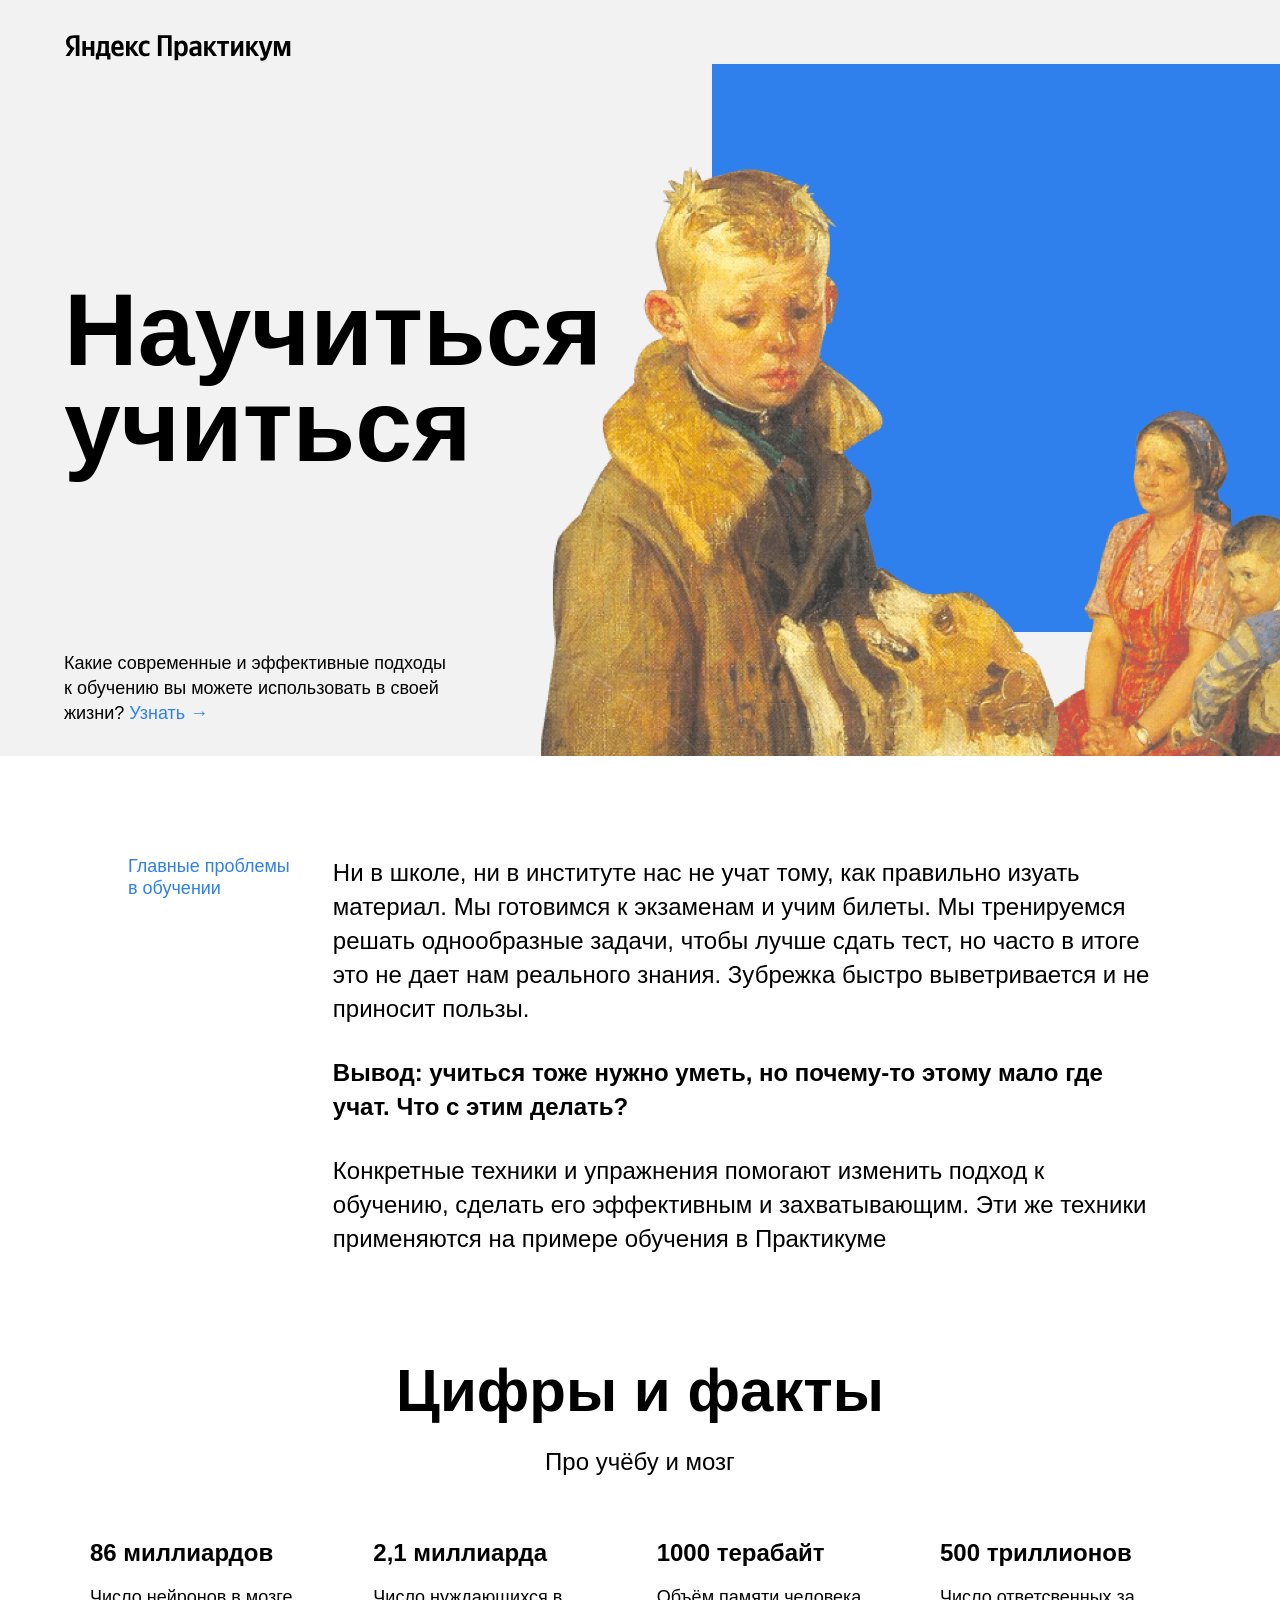
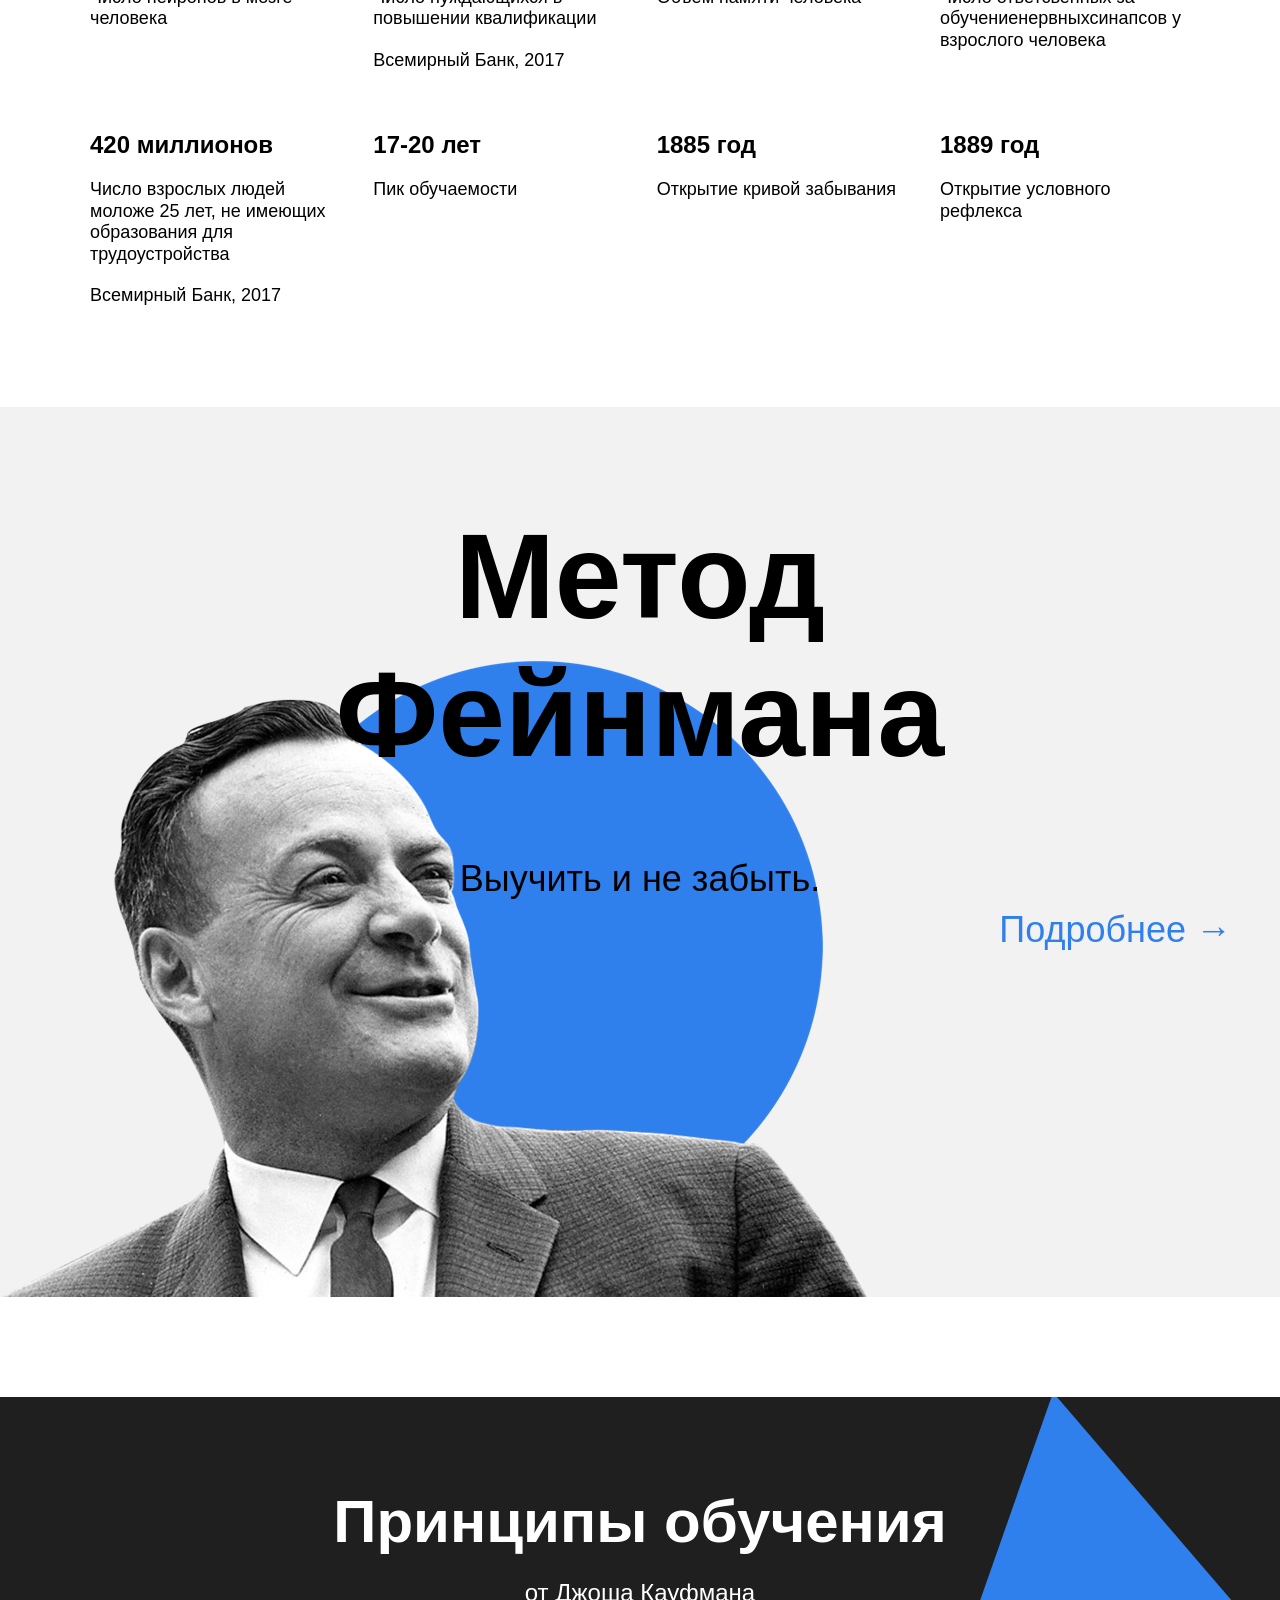
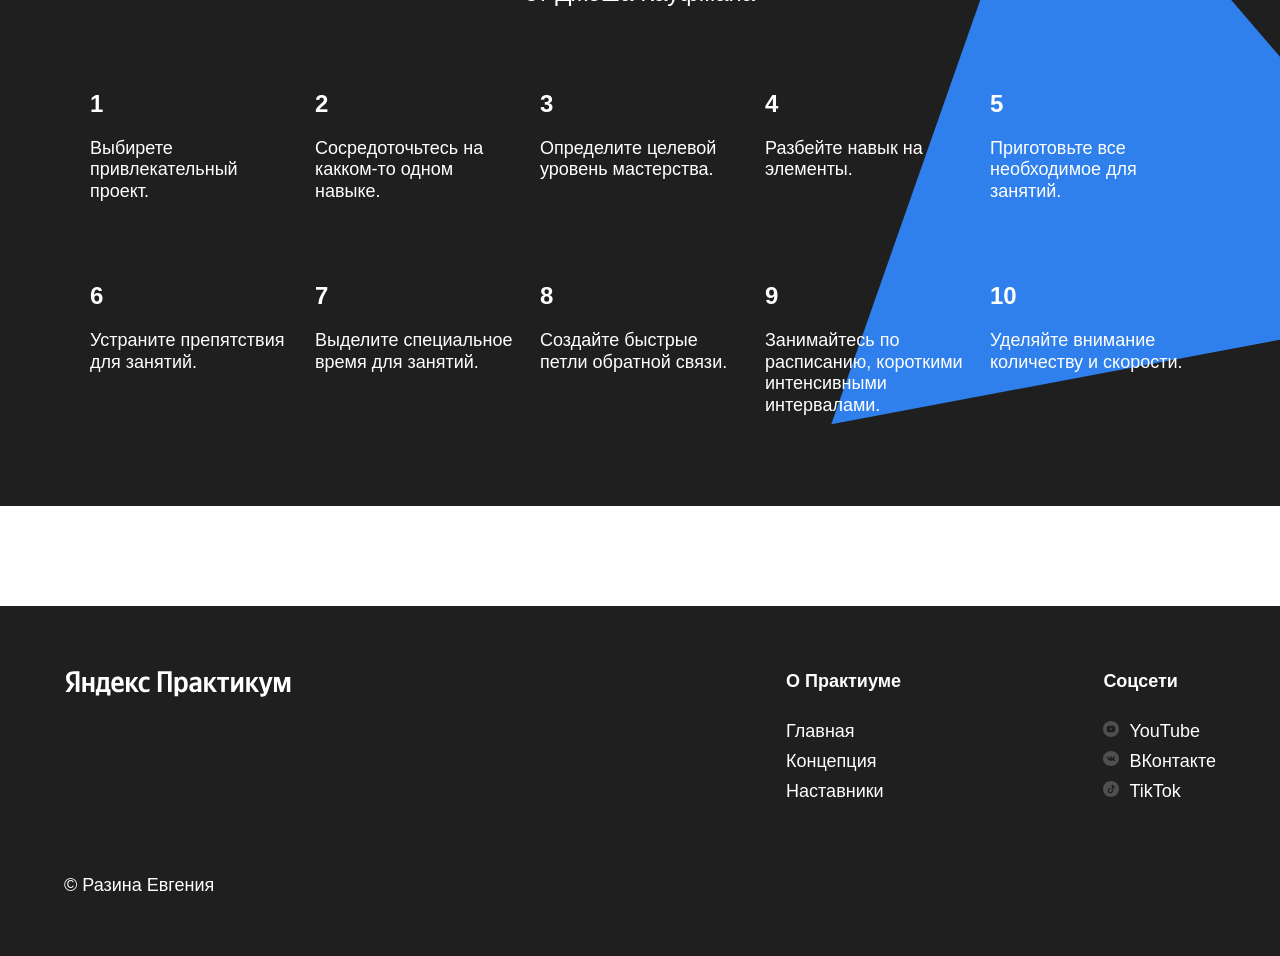
<file: index.html>
<!DOCTYPE html>
<html lang="ru">
<head>
  <meta charset="UTF-8">
  <meta name="viewport" content="width=device-width, initial-scale=1.0">
  <title>Научиться учиться</title>
  <link rel="stylesheet" href="./styles/normalize.css">
  <link rel="stylesheet" href="./styles/style.css">
</head>
<body>
  <div class="page">
    <header class="header">
      <div class="header__logo"></div>
      <div class="header__title">
        <h1 class="header__title_text">Научиться учиться</h1>
      </div>
      <div class="header__subtitle">
        <p class="text">Какие современные и эффективные подходы
          к обучению вы можете использовать в своей жизни?
          <a class="header__link" href="#">Узнать &rarr;</a>
        </p>
      </div>
      <div class="header__main-illustration"></div>
      <div class="square-pic"></div>
    </header>
    <div class="description">
      <div class="description__two-columns">
        <div class="description__two-columns_brief">
          <p class="text">Главные проблемы в обучении</p>
        </div>
        <div class="description__two-columns_main-text">
          <div class="description__two-columns_pagraph">
            <p class="text">Ни в школе, ни в институте нас не учат тому, как правильно изуать материал. Мы
              готовимся к экзаменам и учим билеты. Мы тренируемся решать однообразные задачи,
            чтобы лучше сдать тест, но часто в итоге это не дает нам реального знания. Зубрежка
          быстро выветривается и не приносит пользы.</p>
          </div>
          <div class="description__two-columns_pagraph">
            <span class="description__two-columns_span-accent">
              <p class="text"><b>Вывод:</b> учиться тоже нужно уметь, но почему-то этому мало где учат. Что с этим делать?</p>
            </span>
          </div>
          <div class="description__two-columns_pagraph">
            <p class="text">Конкретные техники и упражнения помогают изменить подход к обучению, сделать его
              эффективным и захватывающим. Эти же техники применяются на примере обучения в
              Практикуме</p>
          </div>
        </div>
      </div>
    </div>
    <div class="digits">
      <section class="digits__title">
        <h3 class="digits__title_font">Цифры и факты</h3>
      </section>
      <section class="digits__subtitle">
        <p class="digits__subtitle_font">Про учёбу и мозг</p>
      </section>
      <div class="digits__table">
        <div class="digits__table_cell">
          <section class="digits__table_cell-card">
            <div class="digits__table_cell-card_title">
              <h4 class="text">86 миллиардов</h4>
            </div>
            <div class="digits__table_cell-card_text">
              <p class="text">Число нейронов в мозге человека</p>
            </div>
          </section>
          <!---------------------------------------------------------------->
          <section class="digits__table_cell-card">
            <div class="digits__table_cell-card_title">
              <h4 class="text">2,1 миллиарда</h4>
            </div>
            <div class="digits__table_cell-card_text">
              <p class="text">Число нуждающихся в повышении квалификации</p>
            </div>
            <div class="digits__table_cell-card_text digits__table_cell-card_text_nomargin">
              <p class="text">Всемирный Банк, 2017</p>
            </div>
          </section>
          <!---------------------------------------------------------------->
          <section class="digits__table_cell-card">
            <div class="digits__table_cell-card_title">
              <h4 class="text">1000 терабайт</h4>
            </div>
            <div class="digits__table_cell-card_text">
              <p class="text">Объём памяти человека</p>
            </div>
          </section>
          <!---------------------------------------------------------------->
          <section class="digits__table_cell-card">
            <div class="digits__table_cell-card_title">
              <h4 class="text">500 триллионов</h4>
            </div>
            <div class="digits__table_cell-card_text">
              <p class="text">Число ответсвенных за обучениенервныхсинапсов у взрослого человека</p>
            </div>
          </section>
          <!----Ниже карточки для второй строки таблицы "Цифры и факты"------>
        </div>
        <div class="digits__table_cell">
          <section class="digits__table_cell-card">
            <div class="digits__table_cell-card_title">
              <h4 class="text">420 миллионов</h4>
            </div>
            <div class="digits__table_cell-card_text">
              <p class="text">Число взрослых людей моложе 25 лет, не имеющих образования для трудоустройства</p>
            </div>
            <div class="digits__table_cell-card_text digits__table_cell-card_text_nomargin">
              <p class="text">Всемирный Банк, 2017</p>
            </div>
          </section>
          <!---------------------------------------------------------------->
          <section class="digits__table_cell-card">
            <div class="digits__table_cell-card_title">
              <h4 class="text">17-20 лет</h4>
            </div>
            <div class="digits__table_cell-card_text">
              <p class="text">Пик обучаемости</p>
            </div>
          </section>
          <!---------------------------------------------------------------->
          <section class="digits__table_cell-card">
            <div class="digits__table_cell-card_title">
              <h4 class="text">1885 год</h4>
            </div>
            <div class="digits__table_cell-card_text">
              <p class="text">Открытие кривой забывания</p>
            </div>
          </section>
          <!---------------------------------------------------------------->
          <section class="digits__table_cell-card">
            <div class="digits__table_cell-card_title">
              <h4 class="text">1889 год</h4>
            </div>
            <div class="digits__table_cell-card_text">
              <p class="text">Открытие условного рефлекса</p>
            </div>
          </section>
          <!---------------------------------------------------------------->
        </div>
      </div>
    </div>
    <div class="feynman">
      <div class="feynman__box">
        <div class="feynman__box_main-illustration"></div>
        <div class="feynman__box_title">
          <h2 class="feynman__box_title-text text">Метод Фейнмана</h2>
        </div>
        <div class="feynman__box_subtitle">
          <p class="feynman__box_subtitle-text text">Выучить и не забыть.</p>
        </div>
        <div class="feynman__box_link">
          <a href="#" class="feynman__box_link-text">Подробнее &rarr;</a>
        </div>
      </div>
    </div>
    <div class="kaufman">
      <section class="digits__title digits__title_theme_dark">
        <h3 class="digits__title_font text_theme_dark">Принципы обучения</h3>
      </section>
      <section class="digits__subtitle">
        <p class="digits__subtitle_font text_theme_dark">от Джоша Кауфмана</p>
      </section>
      <div class="digits__table">
        <div class="digits__table_cell digits__table_cell_theme_dark">
          <!---------------------------------------------------------------->
          <section class="digits__table_cell-card digits__table_cell-card_theme_dark">
            <div class="digits__table_cell-card_title">
              <h4 class="text text_theme_dark">1</h4>
            </div>
            <div class="digits__table_cell-card_text digits__table_cell-card_text_theme_dark">
              <p class="text text_theme_dark">Выбирете привлекательный проект.</p>
            </div>
          </section>
          <!---------------------------------------------------------------->
          <section class="digits__table_cell-card digits__table_cell-card_theme_dark">
            <div class="digits__table_cell-card_title">
              <h4 class="text text_theme_dark">2</h4>
            </div>
            <div class="digits__table_cell-card_text digits__table_cell-card_text_theme_dark">
              <p class="text text_theme_dark">Сосредоточьтесь на какком-то одном навыке.</p>
            </div>
          </section>
          <!---------------------------------------------------------------->
          <section class="digits__table_cell-card digits__table_cell-card_theme_dark">
            <div class="digits__table_cell-card_title">
              <h4 class="text text_theme_dark">3</h4>
            </div>
            <div class="digits__table_cell-card_text digits__table_cell-card_text_theme_dark">
              <p class="text text_theme_dark">Определите целевой уровень мастерства.</p>
            </div>
          </section>
          <!---------------------------------------------------------------->
          <section class="digits__table_cell-card digits__table_cell-card_theme_dark">
            <div class="digits__table_cell-card_title">
              <h4 class="text text_theme_dark">4</h4>
            </div>
            <div class="digits__table_cell-card_text digits__table_cell-card_text_theme_dark">
              <p class="text text_theme_dark">Разбейте навык на элементы.</p>
            </div>
          </section>
          <!---------------------------------------------------------------->
          <section class="digits__table_cell-card digits__table_cell-card_theme_dark">
            <div class="digits__table_cell-card_title">
              <h4 class="text text_theme_dark">5</h4>
            </div>
            <div class="digits__table_cell-card_text digits__table_cell-card_text_theme_dark">
              <p class="text text_theme_dark">Приготовьте все необходимое для занятий.</p>
            </div>
          </section>
        </div> 
        <div class="digits__table_cell digits__table_cell_theme_dark">
        <!---------------------------------------------------------------->
          <section class="digits__table_cell-card digits__table_cell-card_theme_dark">
            <div class="digits__table_cell-card_title">
              <h4 class="text text_theme_dark">6</h4>
            </div>
            <div class="digits__table_cell-card_text digits__table_cell-card_text_theme_dark">
              <p class="text text_theme_dark">Устраните препятствия для занятий.</p>
            </div>
          </section>
        <!---------------------------------------------------------------->
          <section class="digits__table_cell-card digits__table_cell-card_theme_dark">
            <div class="digits__table_cell-card_title">
              <h4 class="text text_theme_dark">7</h4>
            </div>
            <div class="digits__table_cell-card_text digits__table_cell-card_text_theme_dark">
              <p class="text text_theme_dark">Выделите специальное время для занятий.</p>
            </div>
          </section>
        <!---------------------------------------------------------------->
          <section class="digits__table_cell-card digits__table_cell-card_theme_dark">
            <div class="digits__table_cell-card_title">
              <h4 class="text text_theme_dark">8</h4>
            </div>
            <div class="digits__table_cell-card_text digits__table_cell-card_text_theme_dark">
              <p class="text text_theme_dark">Создайте быстрые петли обратной связи.</p>
            </div>
          </section>
        <!---------------------------------------------------------------->
          <section class="digits__table_cell-card digits__table_cell-card_theme_dark">
            <div class="digits__table_cell-card_title">
              <h4 class="text text_theme_dark">9</h4>
            </div>
            <div class="digits__table_cell-card_text digits__table_cell-card_text_theme_dark">
              <p class="text text_theme_dark">Занимайтесь по расписанию, короткими интенсивными
                интервалами.</p>
            </div>
          </section>
        <!---------------------------------------------------------------->
          <section class="digits__table_cell-card digits__table_cell-card_theme_dark">
            <div class="digits__table_cell-card_title">
              <h4 class="text text_theme_dark">10</h4>
            </div>
            <div class="digits__table_cell-card_text digits__table_cell-card_text_theme_dark">
              <p class="text text_theme_dark">Уделяйте внимание количеству и скорости.</p>
            </div>
          </section>
        </div>
      </div>
      <div class="kaufman__triangle"></div>     
    </div>
    <footer class="footer">
      <div class="footer__columns">
        <div class="footer__column_copyright">
          <div class="logo_place_footer"></div>
          <div class="footer__author">
            <p class="footer__author_text text text_theme_dark">&copy; Разина Евгения</p>
          </div>
        </div>
        <div class="footer__column_copyright">
          <div class="footer__column_content_info">
            <div class="footer__column_content_column-header">
              <h5 class="footer__column_content_column-header_text text text_theme_dark">О Практиуме</h5>
            </div>
            <div class="footer__column_content_column-links">
              <a href="#" class="footer__column_content_column-links text text_theme_dark">Главная</a><br>
              <a href="#" class="footer__column_content_column-links text text_theme_dark">Концепция</a><br>
              <a href="#" class="footer__column_content_column-links text text_theme_dark">Наставники</a>
            </div>
          </div>
        </div>  
          <!---------------------------------------------------------------->
          <div class="footer__column_content_social">
            <div class="footer__column_content_column-header">
              <h5 class="footer__column_content_column-header_text text text_theme_dark">Соцсети</h5>
            </div>
            <div class="footer__column_content_column-links">
              <a href="#" class="footer__column_content_column-links text text_theme_dark">
                <img src="./images/youtube-icon.svg" class="footer__icon" alt="YouTube">YouTube</a><br>
              <a href="#" class="footer__column_content_column-links text text_theme_dark">
                <img src="./images/vk_color_white.svg" class="footer__icon" alt="YouTube">ВКонтакте</a><br>
              <a href="#" class="footer__column_content_column-links text text_theme_dark">
                <img src="./images/tiktok-icon.svg" class="footer__icon" alt="YouTube">TikTok</a>
            </div>
          </div>
        </div>
      </div>
    </footer>
  </div>  
</body>
</html>
</file>
<file: styles/style.css>
.page {
  min-width: 1100px;
  /* мы ещё не умеем делать мобильную версию сайта, */
  /* поэтому выше установлена минимальная ширина страницы */
  max-width: 1600px;
  /* выше установили ограничение по максимальной ширине */
  margin: 0 auto;
  /* выше для экранов больше 1600px отцентрировали весь контент */
  font-family: 'Helvetica Neue', Arial, sans-serif;
}
.text {
  margin: 0;
}
.text_theme_dark {
  color: white;
}
.header {
  margin: 0;
  padding: 0;
  display: flex;
  background-color: #f2f2f2;
  height: 100vh;
  min-height: 600px;
  max-height: 756px;
  position: relative;
  margin-bottom: 100px;
  overflow: hidden;
  /* выше установили ограничения для секции */
}

.header__logo {
  width: 228px;
  height: 32px;
  background-image: url(../images/logo_place_header.svg);
  background-size: contain;
  background-repeat: no-repeat;
  background-position: center;
  align-self: center;
  position: absolute;
  top: 30px;
  left: 64px;
}

.header__title {
  position: relative;
  display: flex;
  width: 730px;
  flex-direction: column;
  justify-content: center;
  margin-left: 64px;
  z-index: 2;
}

.header__title_text {
  line-height: 96px;
  font-size: 102px;
  font-weight: 600;
}

.header__subtitle {
  position: absolute;
  bottom: 30px;
  left: 64px;
  width: 388px;
  line-height: 25px;
  font-size: 18px;
  font-style: normal;
  z-index: 2;
}

.header__link {
  text-decoration: none;
  color: #2f80ed;
}

.header__main-illustration {
  width: 765px;
  height: 608px;
  background-image: url(../images/header-image.png);
  background-size: 100%;
  background-repeat: no-repeat;
  background-position: center;
  position: absolute;
  bottom: 0px;
  right: 0px;
  z-index: 1;
}

.square-pic {
  width: 568px;
  height: 568px;
  background-color: #2f80ed;
  background-size: 100%;
  background-repeat: no-repeat;
  background-position: center;
  position: absolute;
  top: 64px;
  right: 0px;
  
  z-index: 0;
}

/* ниже написаны стили для блока descriptiom */

.description{
  margin-bottom: 100px;
}

.description__two-columns {
  margin: 0;
  padding: 0;
  display: flex;
  width: 80%;
  margin: auto;
  justify-content: space-between;
}

.description__two-columns_brief {
  display: flex;
  flex-direction: row;
  width: 175px;
  line-height: 1.2;
  font-size: 18px;
  font-weight: normal;
  color: #2f80ed;
}

.description__two-columns_main-text {
  display: flex;
  flex-direction: row;
  width: 80%;
  flex-direction: column;
  align-items: stretch;
  justify-content: space-around;
}

.description__two-columns_pagraph {
  display: flex;
  line-height: 34px;
  font-size: 24px;
  font-weight: normal;
}

.description__two-columns_span-accent {
  display: flex;
  box-sizing: content-box;
  margin-top: 30px;
  margin-bottom: 30px;
  font-weight: 600;
}

/* ниже написаны стили для блока digits */
.digits {
  margin-bottom: 100px;
}

.digits__title {
  display: flex;
  width: 60%;
  margin: auto;
  margin-bottom: 20px;
}
.digits__title_font {
  margin: auto;
  line-height: 1.15;
  font-size: 60px;
  font-weight: 600;
}

.digits__subtitle {
  display: flex;
  margin: auto;
  width: 60%;
}

.digits__subtitle_font {
  margin: auto;
  line-height: 34px;
  font-size: 24px;
  font-weight: normal;
}
.digits__table {
  display: flex;
  width: 1100px;
  margin: auto;
  flex-direction: column;
  align-items: stretch;
  justify-content: space-between;
}

.digits__table_cell {
  display: flex;
  margin: 60px auto;
  width: 100%;
  flex-direction: row;
  align-items: stretch;
  justify-content: space-between;
}

.digits__table_cell:nth-child(2) { /*Убираем отступ у второй строки в таблице*/
  margin: 0 auto 0;
}

.digits__table_cell-card {
  width: 250px;
  display: flex;
  flex-direction: column;
  align-items: stretch;
  justify-content: flex-start;
}

.digits__table_cell-card_title {
  display: flex;
  line-height: 1.15;
  font-size: 24px;
  font-weight: 600;
  margin-bottom: 20px;
}

.digits__table_cell-card_text {
  display: flex;
  line-height: 1.2;
  font-size: 18px;
  font-weight: normal;
  margin-bottom: 20px;
}

.digits__table_cell-card_text_nomargin {
  margin-bottom: 0;
}

/* ниже написаны стили для блока feynman */
.feynman {
  margin: 0;
  padding: 0;
  background-color: #f2f2f2;
  height: 890px;
  margin-bottom: 100px;
  position: relative;
}

.feynman__box {
  width: 100%;
  height: 790px;
  position: relative;
  top: 100px;
}

.feynman__box_main-illustration {
  width: 867px;
  height: 637px;
  background-image: url(../images/feynman.png);
  background-size: 100%;
  background-repeat: no-repeat;
  background-position: center;
  position: absolute;
  bottom: 0px;
  left: 0px;
  z-index: 3;
}

.feynman__box_title {
  position: relative;
  display: flex;
  justify-content: space-around;
  width: 648px;
  margin: auto;
  z-index: 5;
  margin-bottom: 70px;
}

.feynman__box_title-text {
  text-align: center;
  line-height: 1.15;
  font-size: 120px;
  font-weight: 600;
}

.feynman__box_subtitle {
  display: flex;
  margin: auto;
  position: relative;
  justify-content: space-around;
  z-index: 4;
}

.feynman__box_subtitle-text {
  line-height: 51px;
  font-size: 36px;
  font-weight: normal;
}

.feynman__box_link {
  display: block;
  position: absolute;
  top: 50;
  right: 48px;
}

.feynman__box_link-text {
  line-height: 51px;
  font-size: 36px;
  font-weight: normal;
  text-decoration: none;
  color: #2f80ed;
}

/* ниже написаны стили для блока kaufman */
.kaufman {
  position: relative;
  background-color: #1f1f1f;
  padding-top: 90px;
  padding-bottom: 90px;
  overflow: hidden;
}
.digits__table_cell_theme_dark {
  margin: 80px auto;
  position: relative;
  z-index: 6;
}
.digits__title_theme_dark {
  position: relative;
  z-index: 7;
}

.digits__table_cell-card_theme_dark {
  width: 200px;
}
.digits__table_cell-card_text_theme_dark{
  margin-bottom: 0;
}

.kaufman__triangle {
  width: 877px;
  height: 877px;
  background-image: url(../images/kaufman-triangle.svg);
  background-size: 100%;
  background-repeat: no-repeat;
  background-position: center;
  position: absolute;
  top: 0;
  right: -210px;
  z-index: 0;
}

.footer {
  margin-top: 100px;
  padding-top: 60px;
  min-height: 350px;
  background-color: #1f1f1f;
  box-sizing: border-box;
  position: relative;
}

.footer__columns {
  position: relative;
  margin: auto;
  display: flex;
  flex-direction: row;
  flex-basis: 711px;
  width: 90%;
  height: 250px;
}

.footer__column_copyright {
  width: 50%;
  height: 100%;
  position: relative;
  display: flex;
  justify-content: center;
  /*justify-content: flex-end;*/
}

.logo_place_footer {
  width: 228px;
  height: 32px;
  background-image: url(../images/logo_place_footer.svg);
  background-size: 100%;
  background-position: center;
  position: absolute;
  top: 0;
  left: 0;
}

.footer__author {
  position: absolute;
  bottom: 18px;
  left: 0;
}

.footer__author_text {
  line-height: 25px;
  font-size: 18px;
  font-weight: normal;
}

.footer__column_content_info {
  display: flex;
  flex-direction: column;
}

.footer__column_content_column-header {
  display: flex;
  margin-bottom: 20px;
}

.footer__column_content_social {
  display: flex;
  flex-direction: column;
  position: relative;
  right: 0;
}

.footer__column_content_column-header_text {
  line-height: 30px;
  font-size: 18px;
  font-weight: 600;
}

.footer__column_content_column-links {
  flex-direction: column;
  line-height: 30px;
  font-size: 18px;
  font-weight: normal;
  text-decoration: none;
  white-space: nowrap;
}

.footer__icon {
  width: 16px;
  height: 16px;
  margin-right: 10px;
}

.test {
  display: flex;
}
</file>
